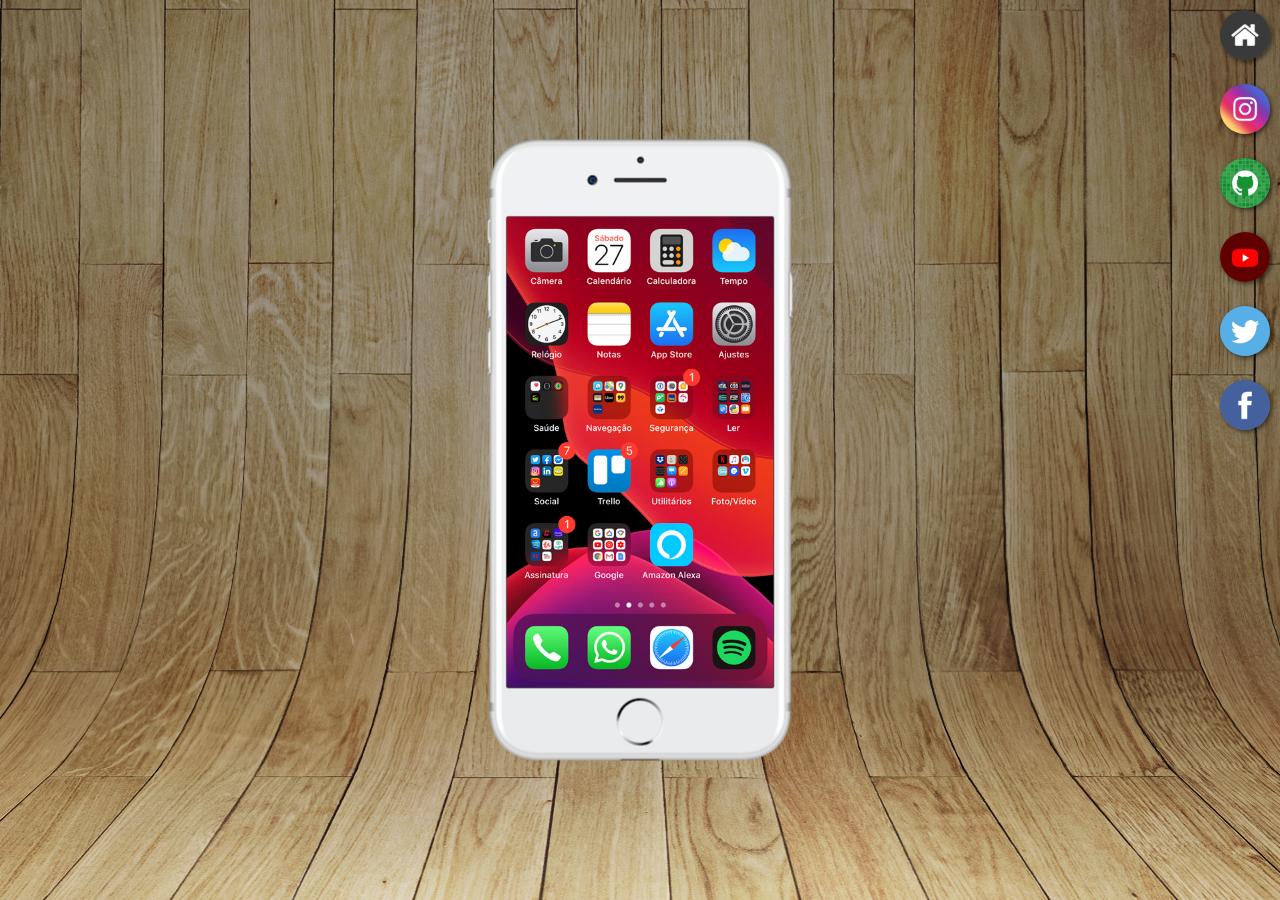
<file: projeto-social/index.html>
<!DOCTYPE html>
<html lang="pt-br">
<head>
    <meta charset="UTF-8">
    <meta name="viewport" content="width=device-width, initial-scale=1.0">
    <title>Projeto de Redes Sociais</title>
    <link rel="shortcut icon" href="favicon.ico" type="image/x-icon">
    <link rel="stylesheet" href="estilos/style.css">
</head>
<body>
    <main>
        <section id="telefone">
            <iframe src="home.html" name="tela" id="tela" frameborder="0"></iframe>
        </section>
        <section id="rs">
            <a href="home.html" target="tela"><img src="imagens/logo-home.jpg" alt=""></a><br>
            <a href="#" target="tela"><img src="imagens/logo-instagram.jpg" alt=""></a><br>
            <a href="github.html" target="tela"><img src="imagens/logo-github.jpg" alt=""></a><br>
            <a href="youtube.html" target="tela"><img src="imagens/logo-youtube.jpg" alt=""></a><br>
            <a href="#" target="tela"><img src="imagens/logo-twitter.jpg" alt=""><br>
            </a>
            <a href="facebook.html" target="tela"><img src="imagens/logo-facebook.jpg" alt=""></a>
        </section>
    </main>
</body>
</html>
</file>
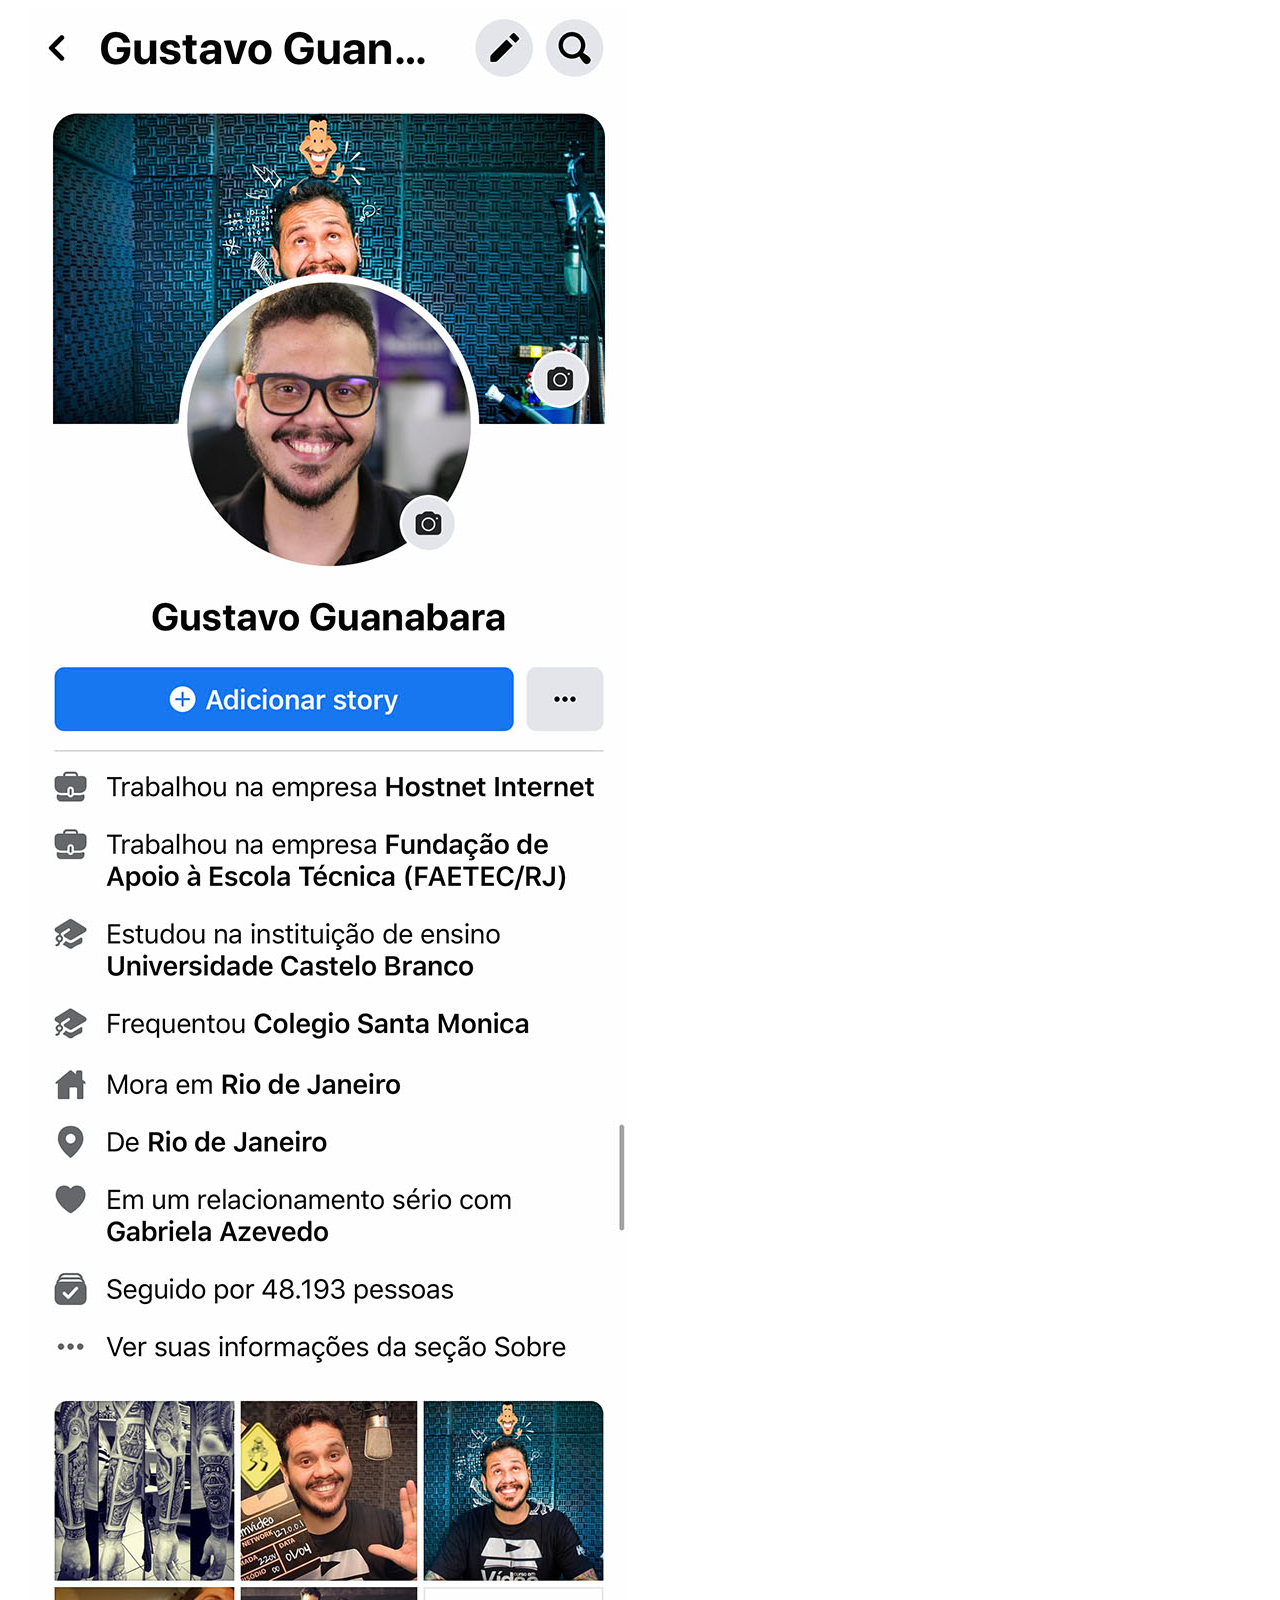
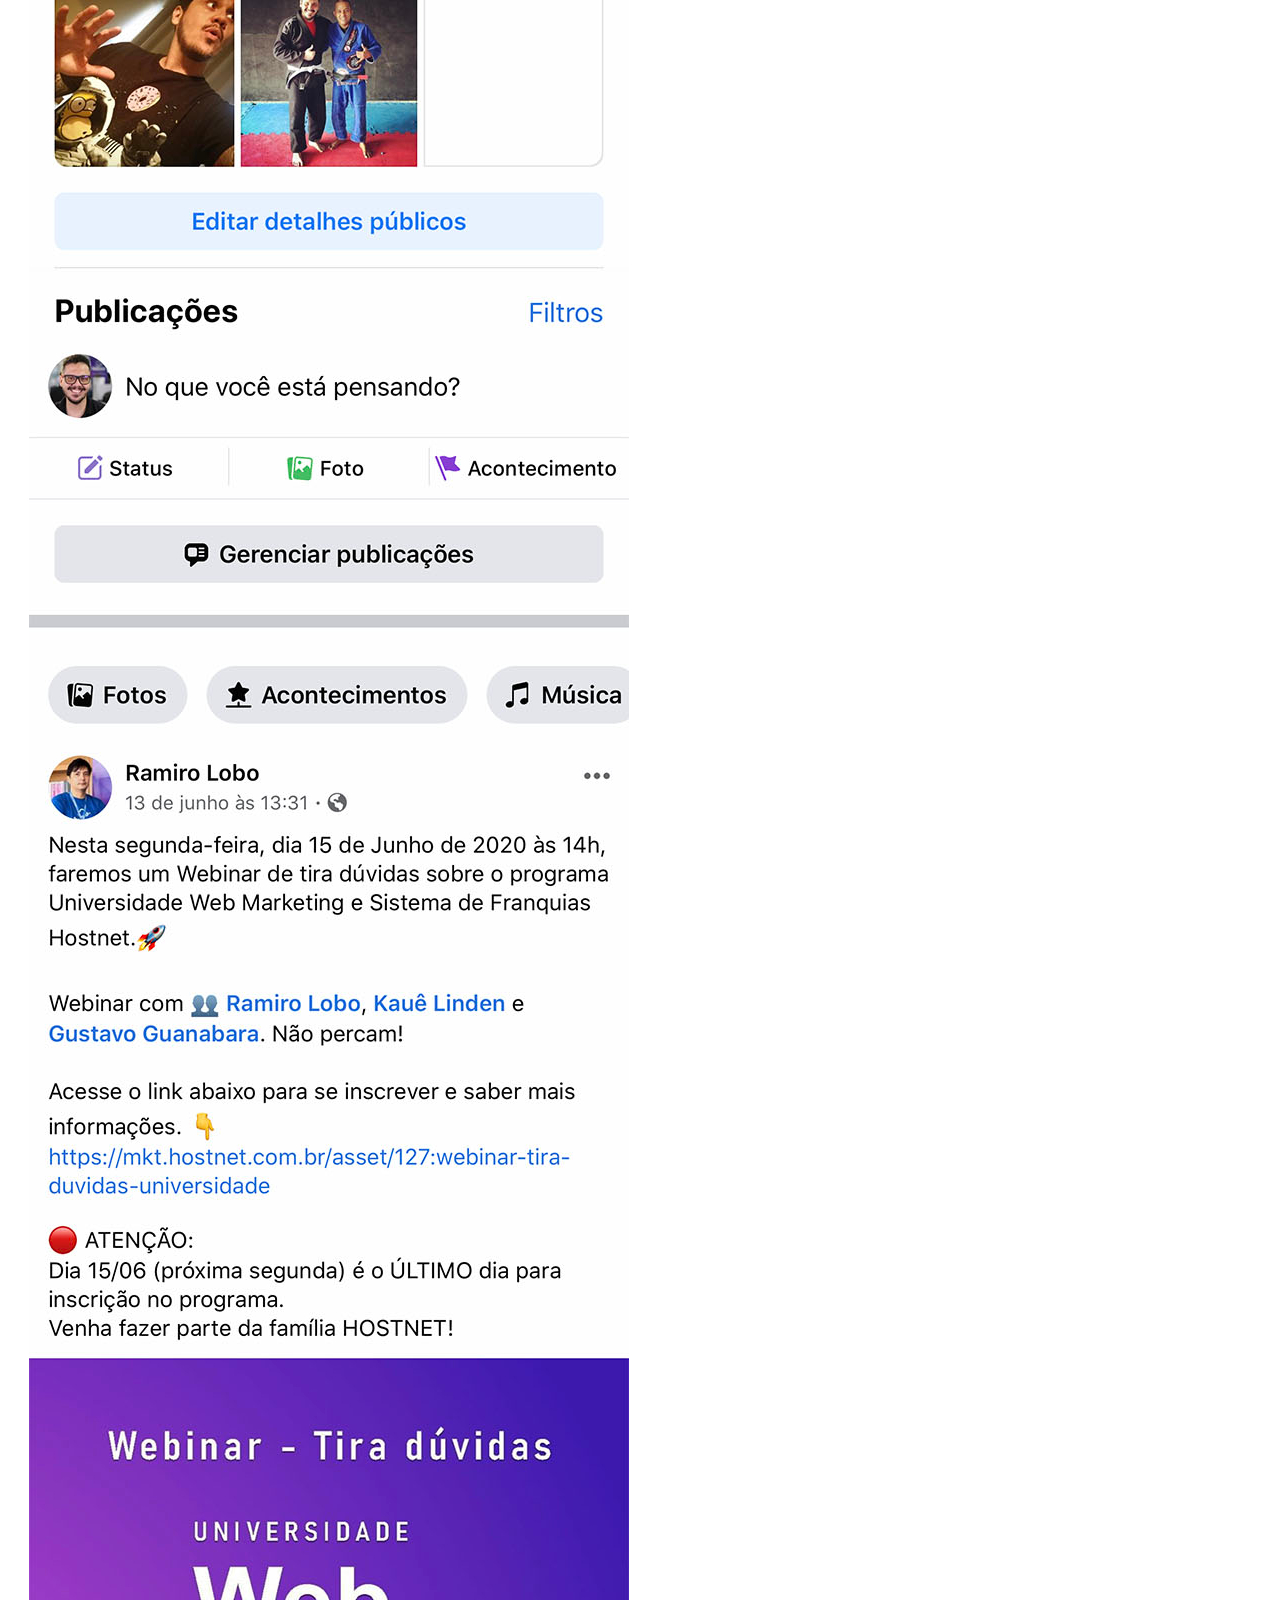
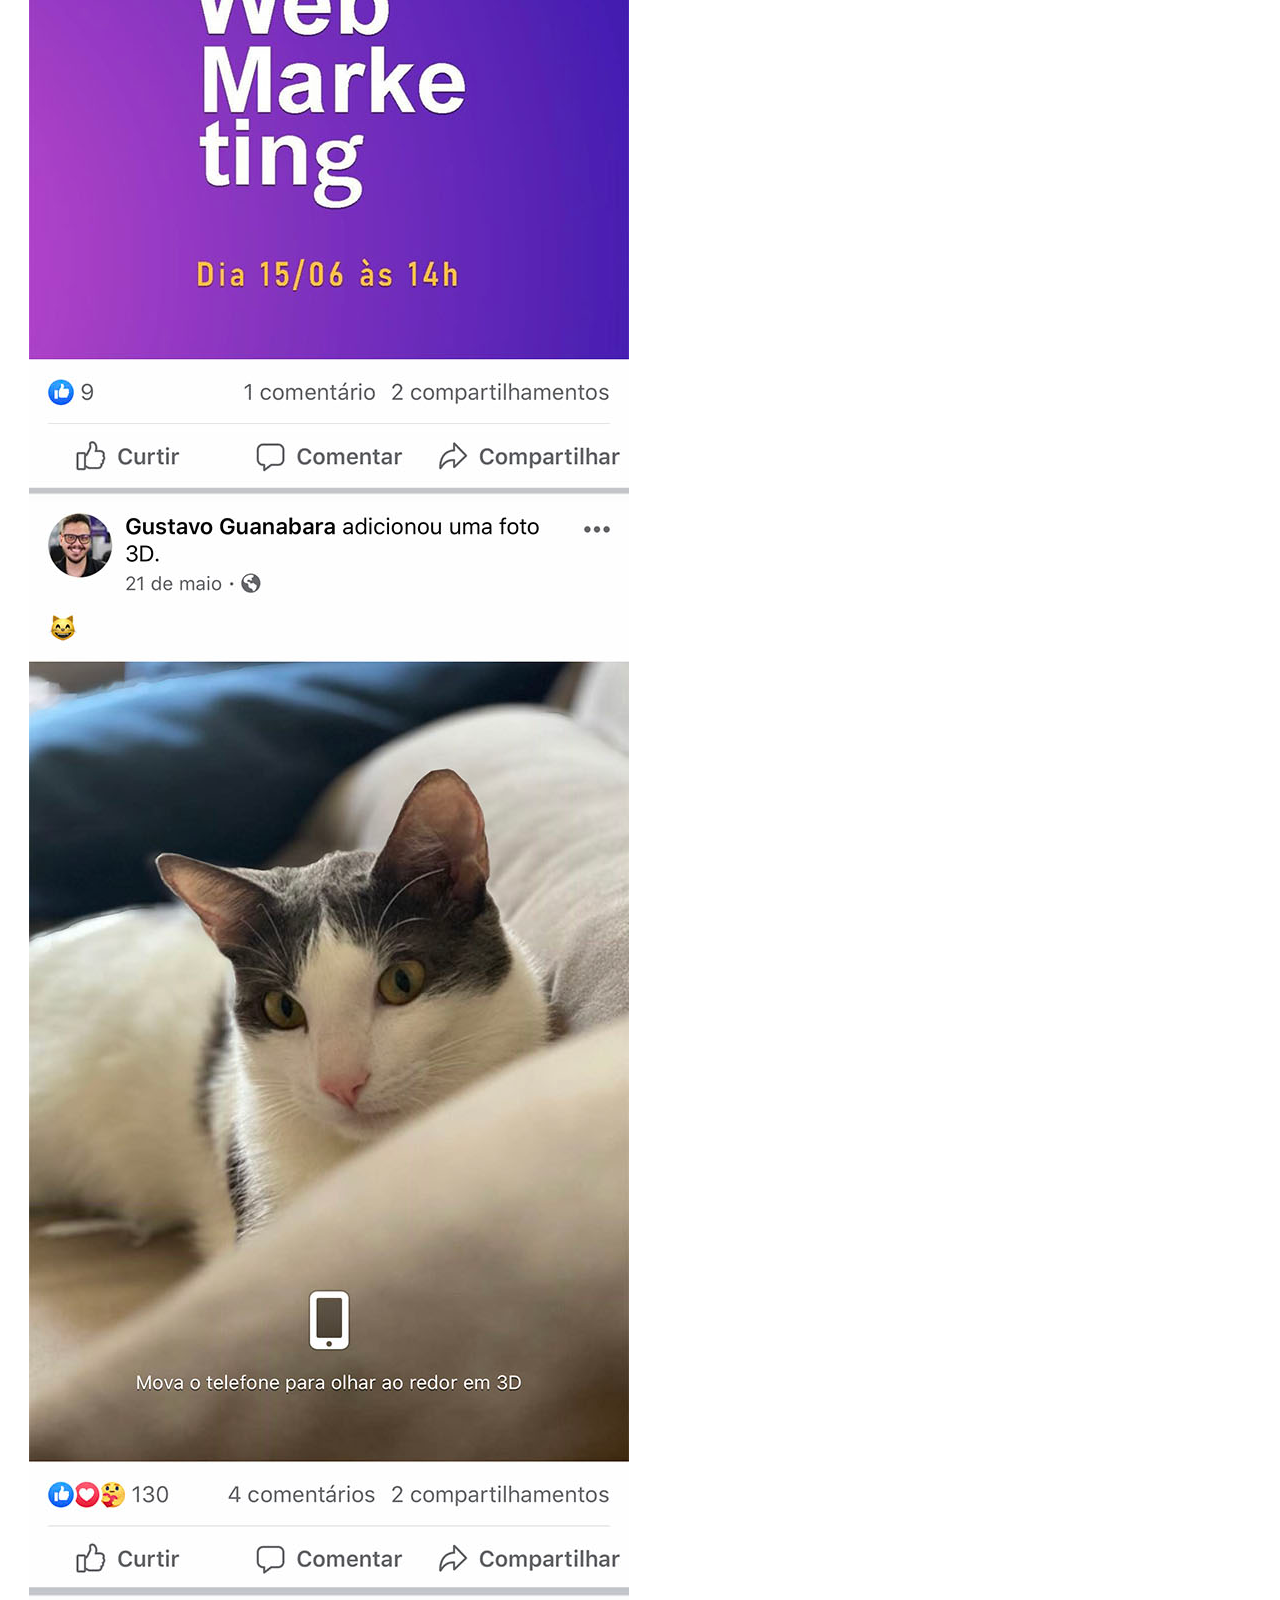
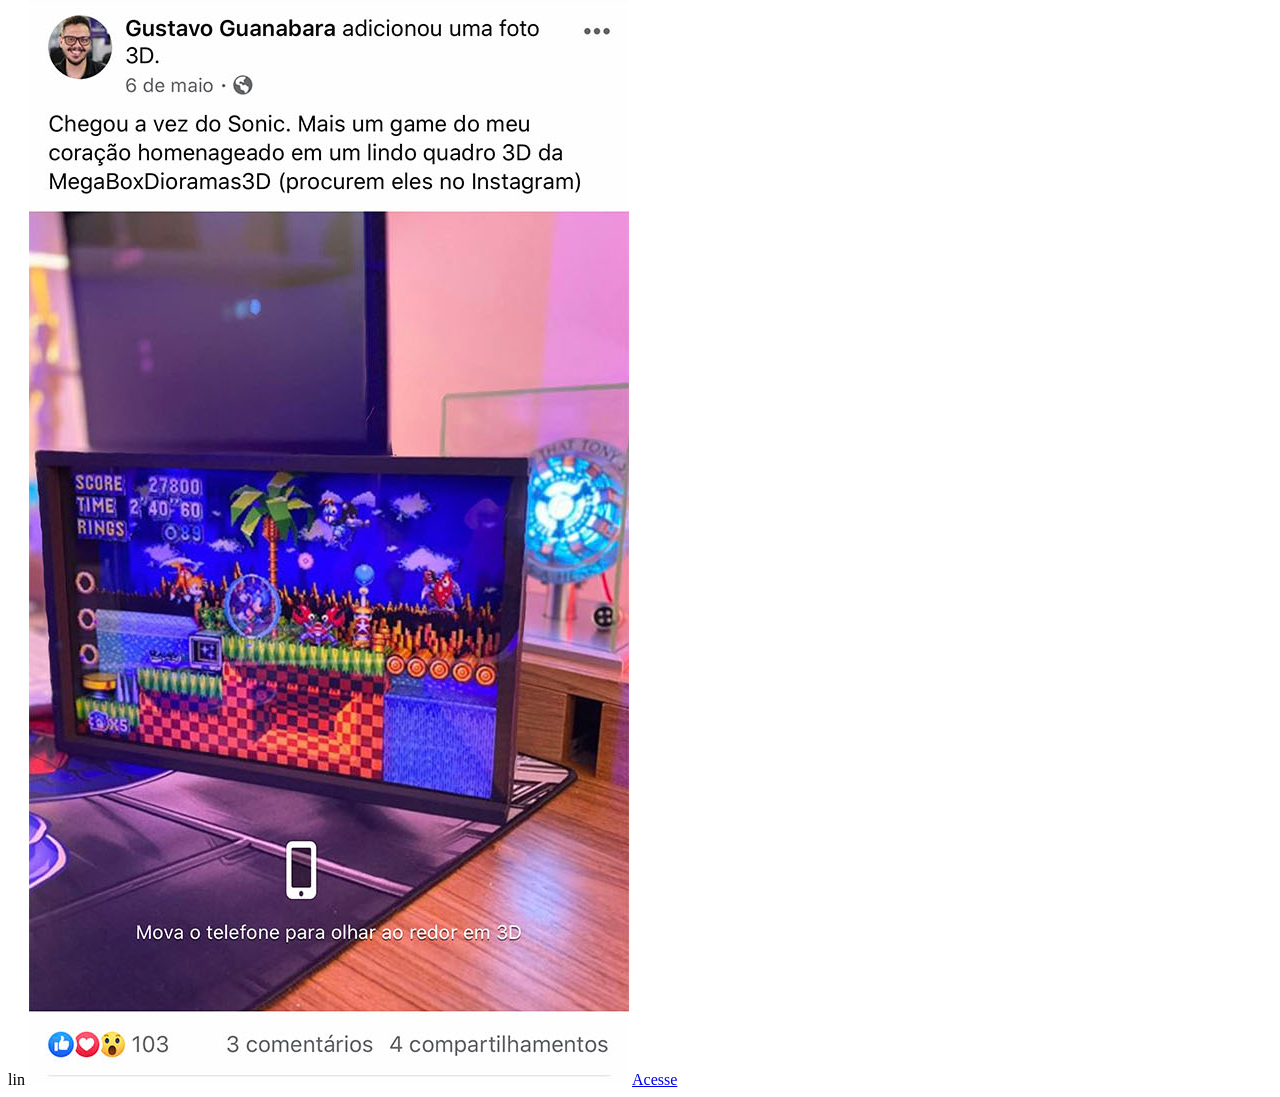
<file: projeto-social/facebook.html>
<!DOCTYPE html>
<html lang="pt-br">
<head>
    <meta charset="UTF-8">
    <meta name="viewport" content="width=device-width, initial-scale=1.0">
    <title>Facebook</title>
    lin
</head>
<body>
    <img src="imagens/tela-facebook.jpg" alt="Facebook">
    <a href="#">Acesse</a>
</body>
</html>
</file>
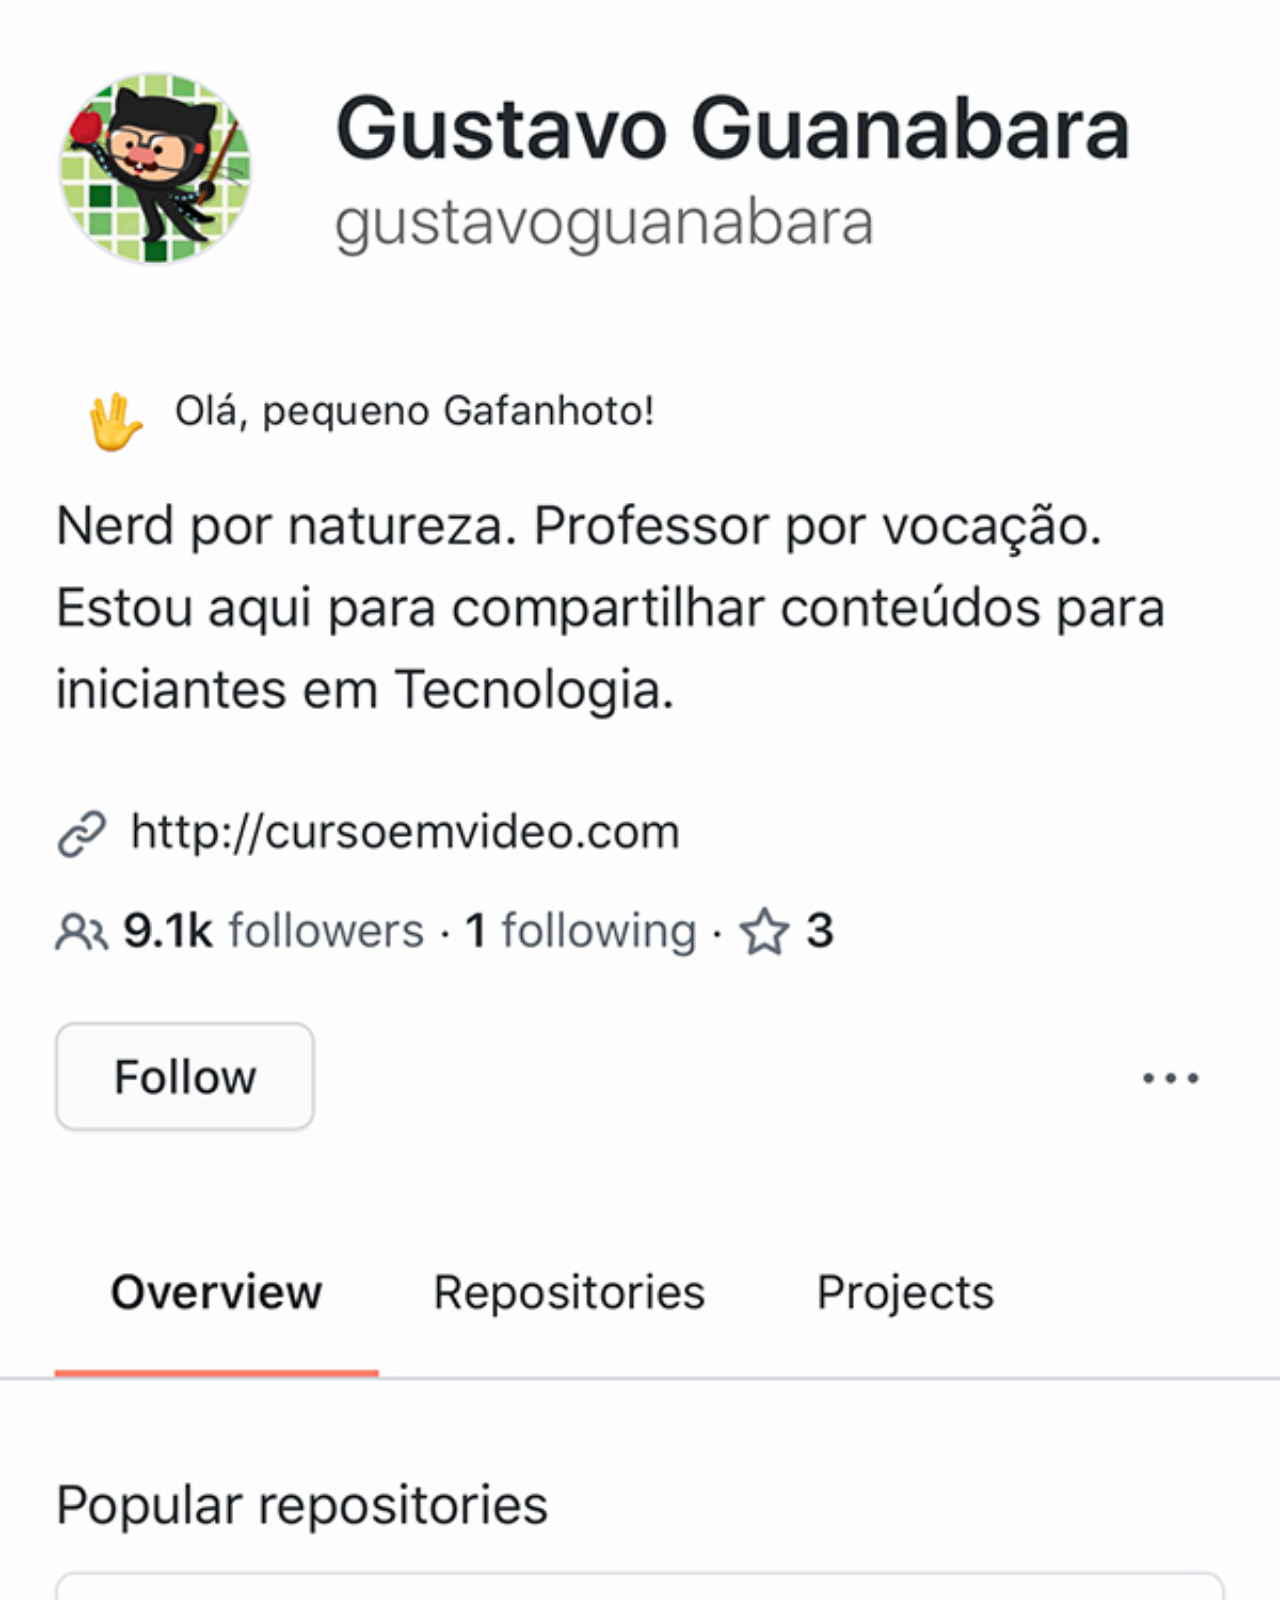
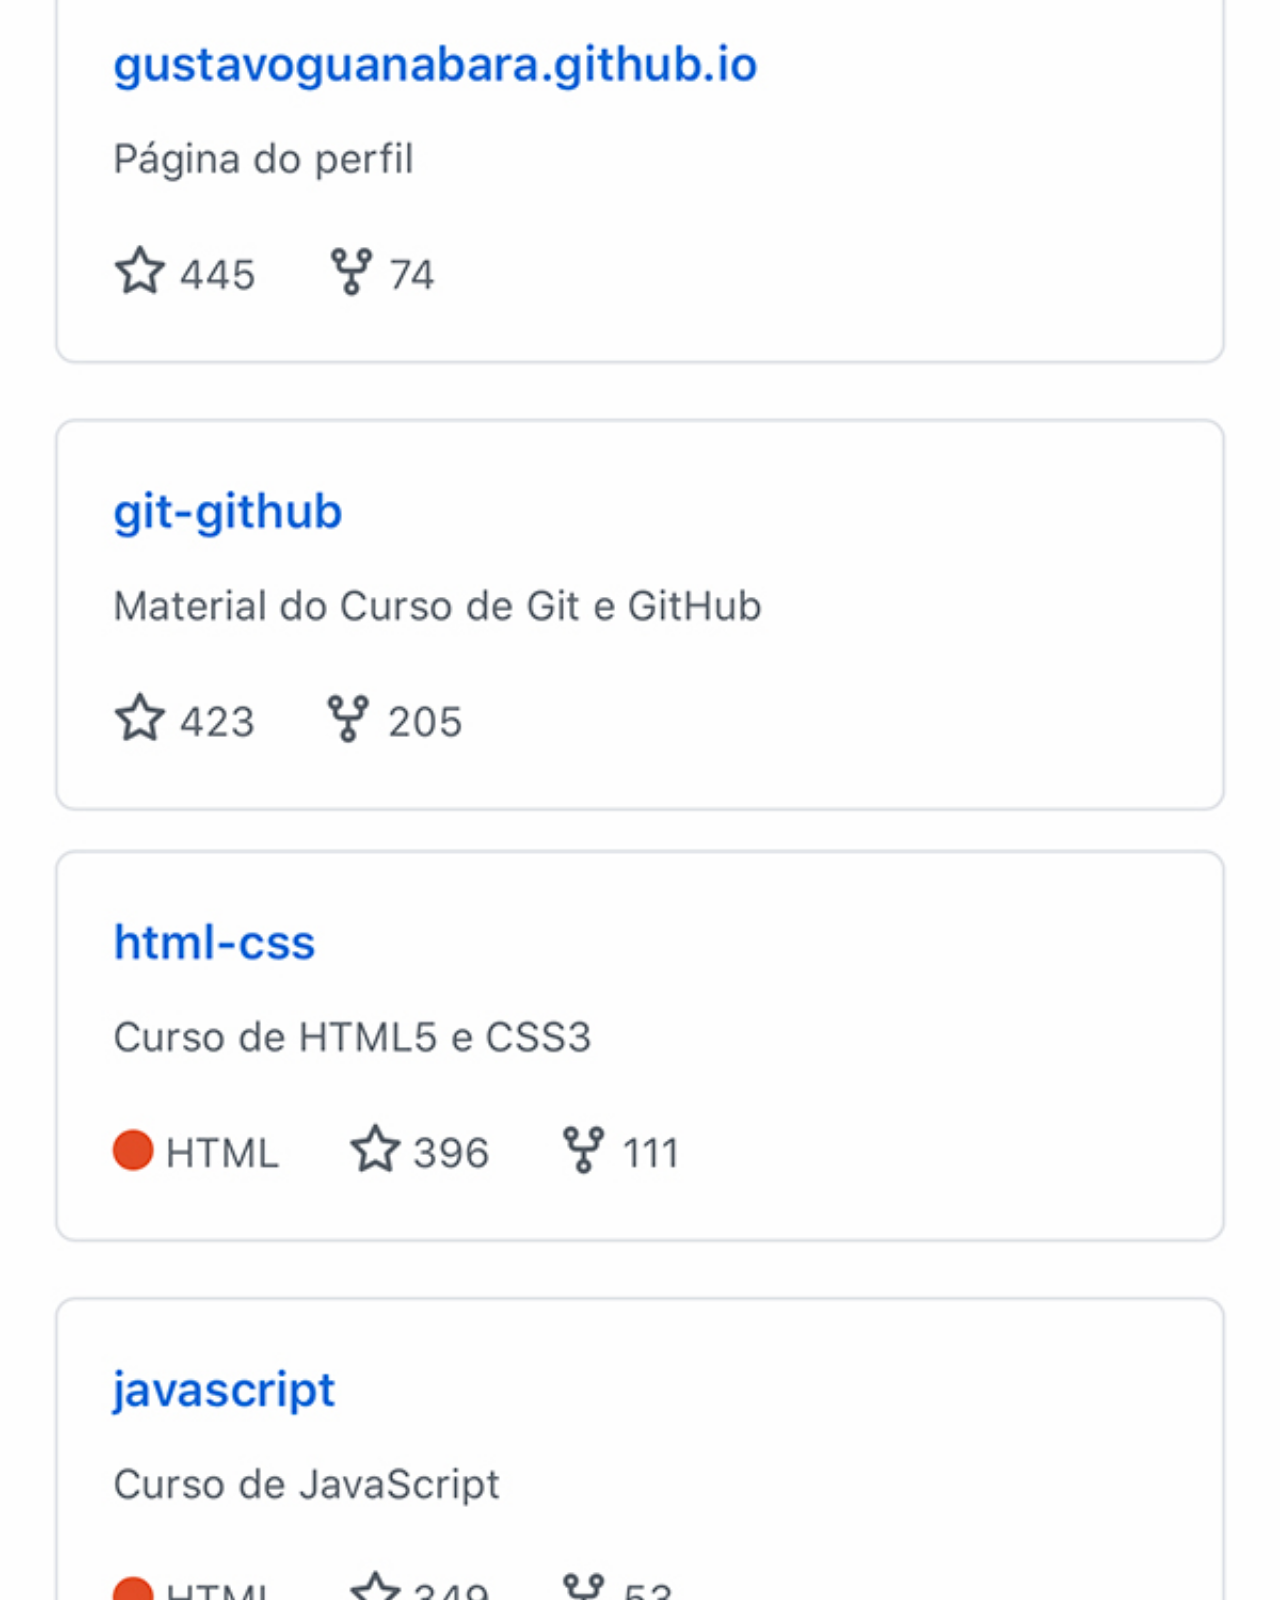
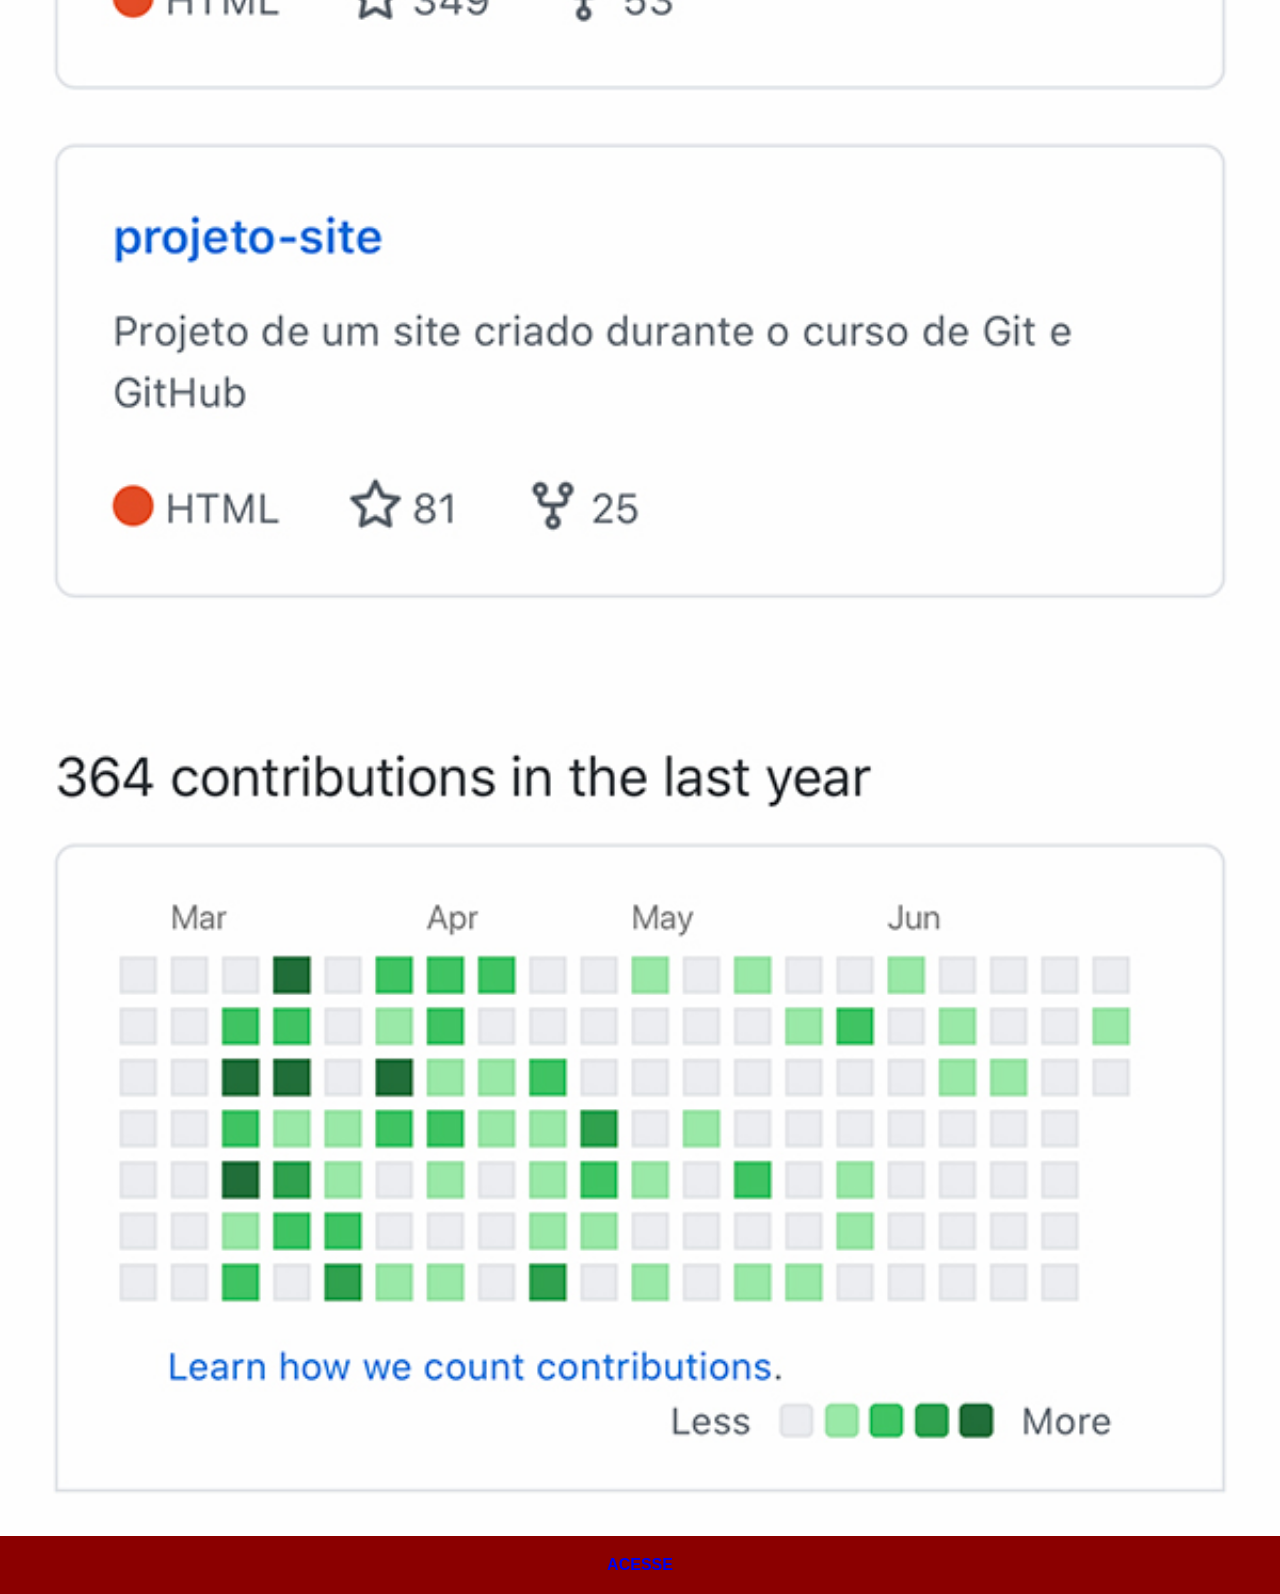
<file: projeto-social/github.html>
<!DOCTYPE html>
<html lang="pt-br">
<head>
    <meta charset="UTF-8">
    <meta name="viewport" content="width=device-width, initial-scale=1.0">
    <title>Github</title>
    <link rel="stylesheet" href="estilos/social.css">
</head>
<body>
    <img src="imagens/tela-github.jpg" alt="Github">
    <a href="https://github.com/gustavoguanabara/" target="_blank">ACESSE</a>
</body>
</html>
</file>
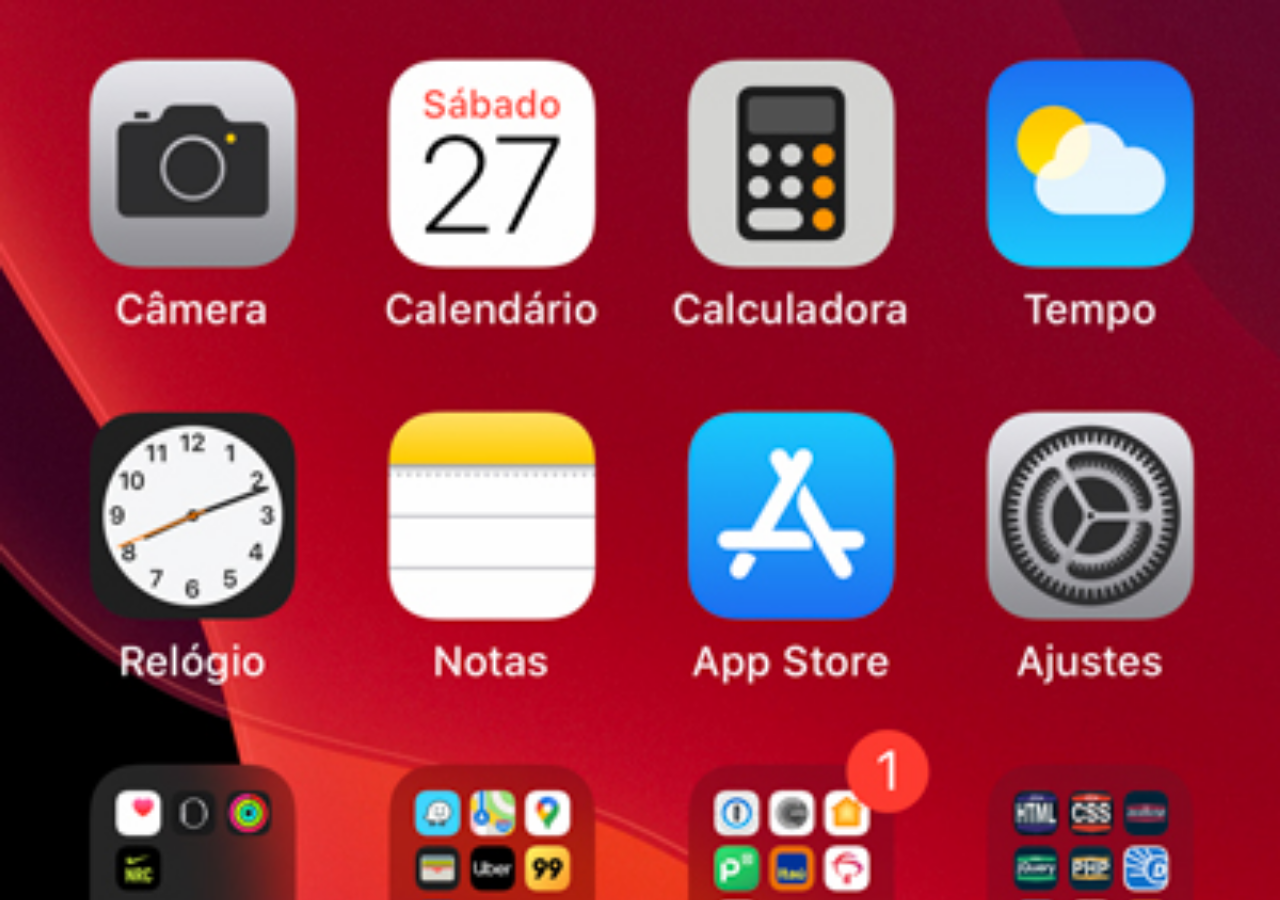
<file: projeto-social/home.html>
<!DOCTYPE html>
<html lang="pt-br">
<head>
    <meta charset="UTF-8">
    <meta name="viewport" content="width=device-width, initial-scale=1.0">
    <title>Home</title>
    <style>
        *{
            margin: 0;
            padding: 0;
        }
        body{
            height: 100vh;
            width: 100vw;            background: url(imagens/tela-home.jpg) no-repeat top center;
            background-size: cover;
        }
    </style>
</head>
<body>
    
</body>
</html>
</file>
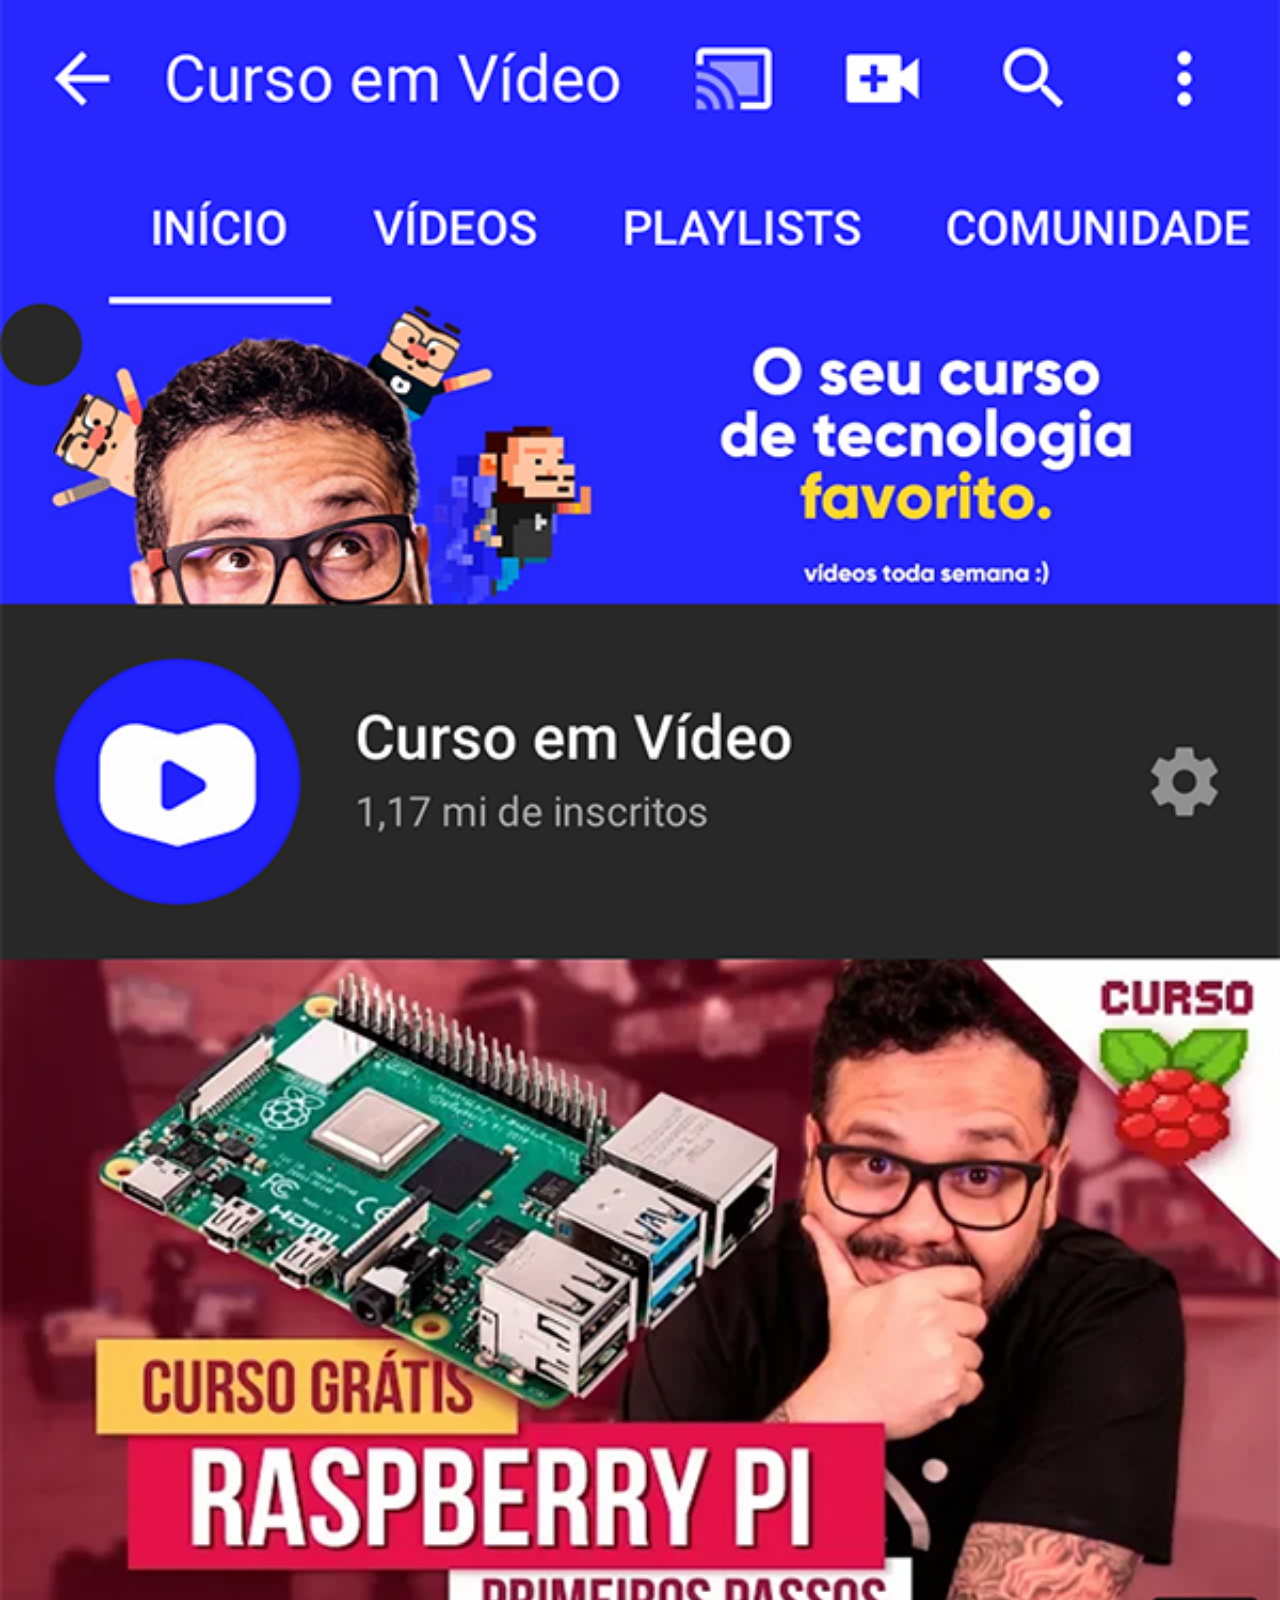
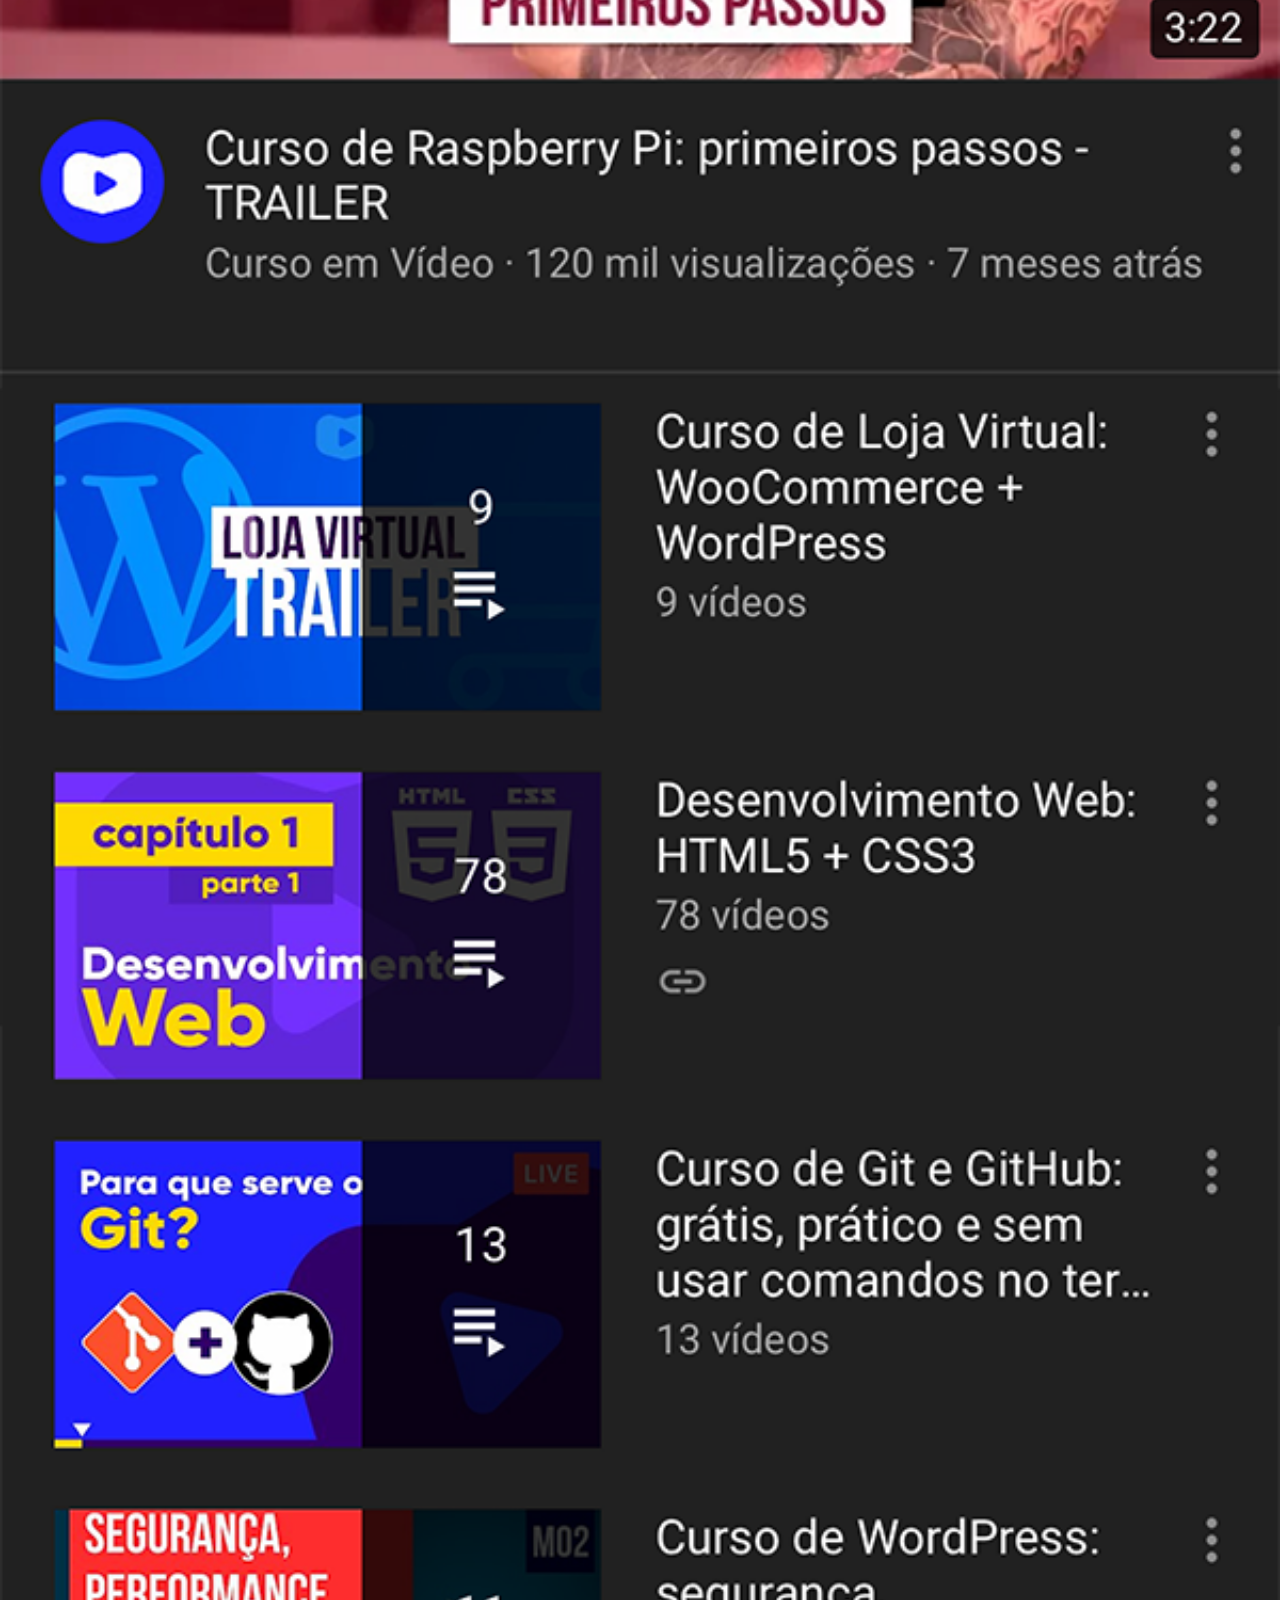
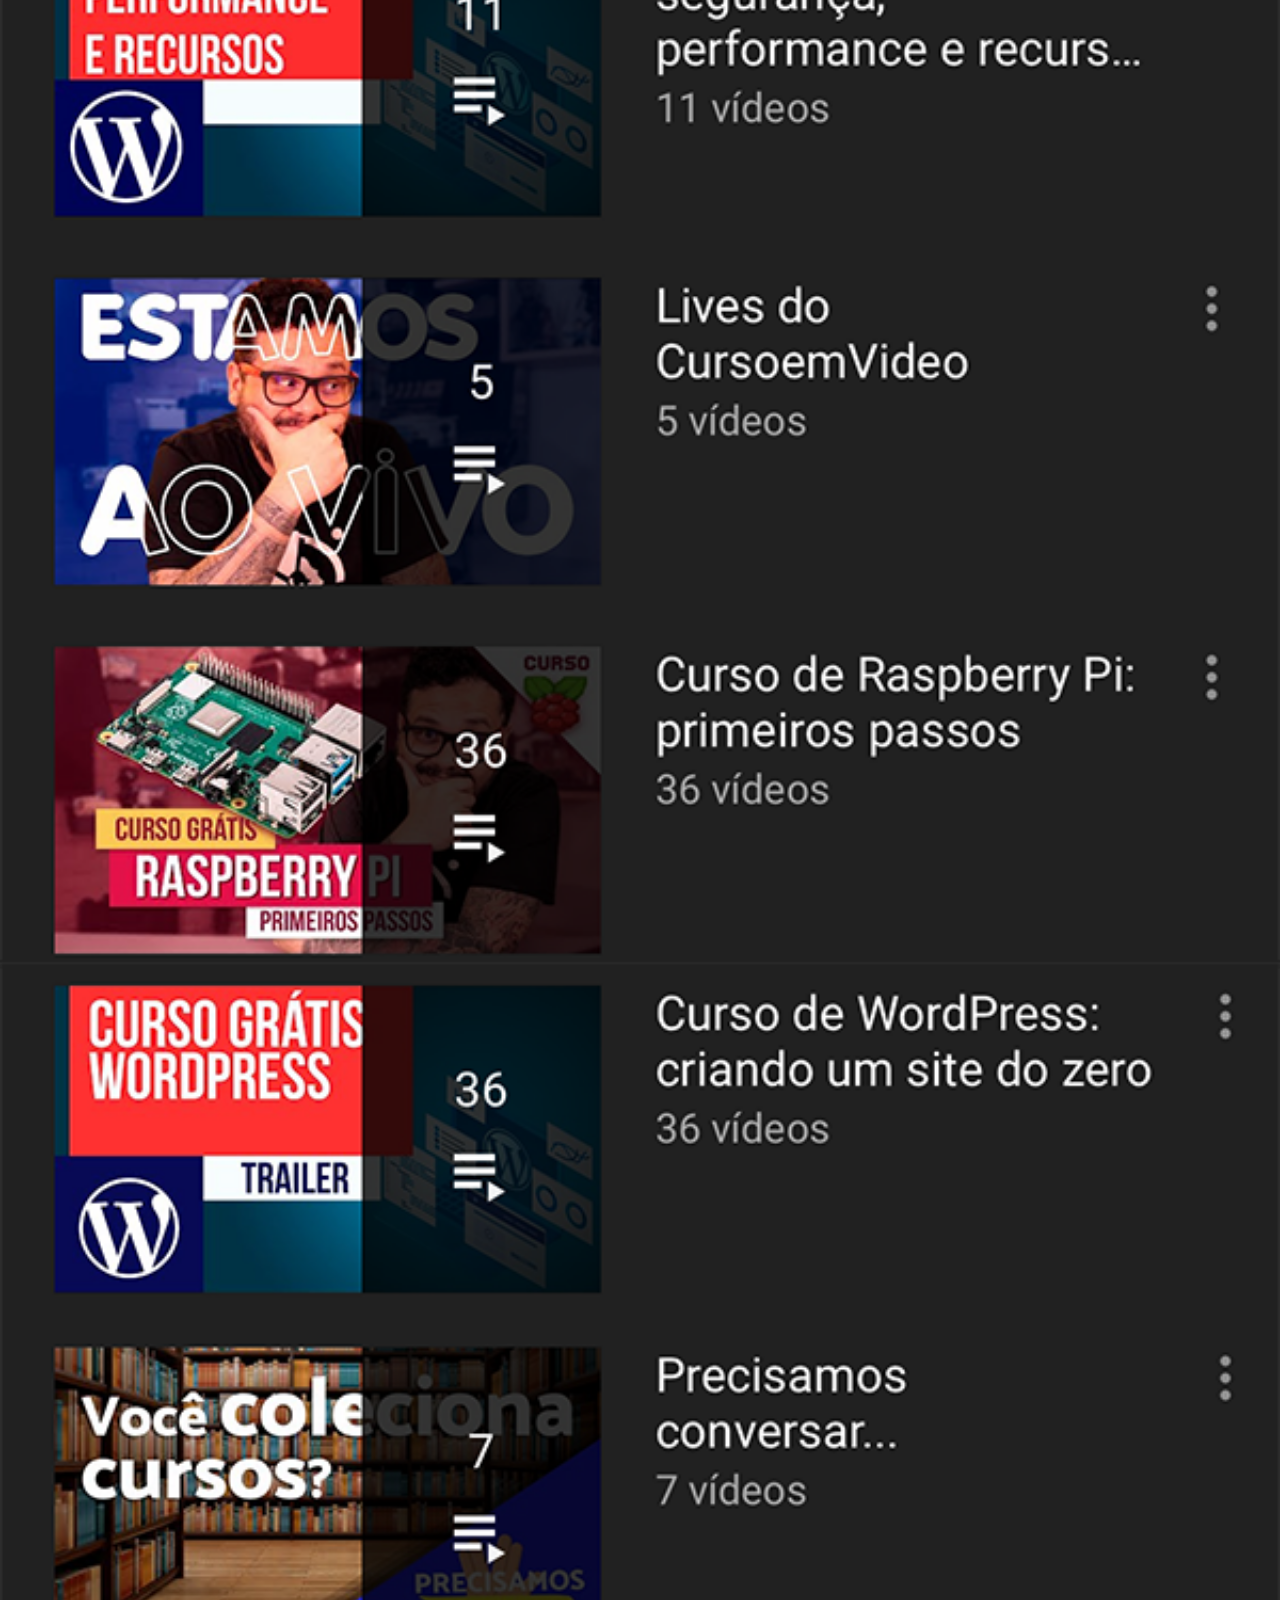
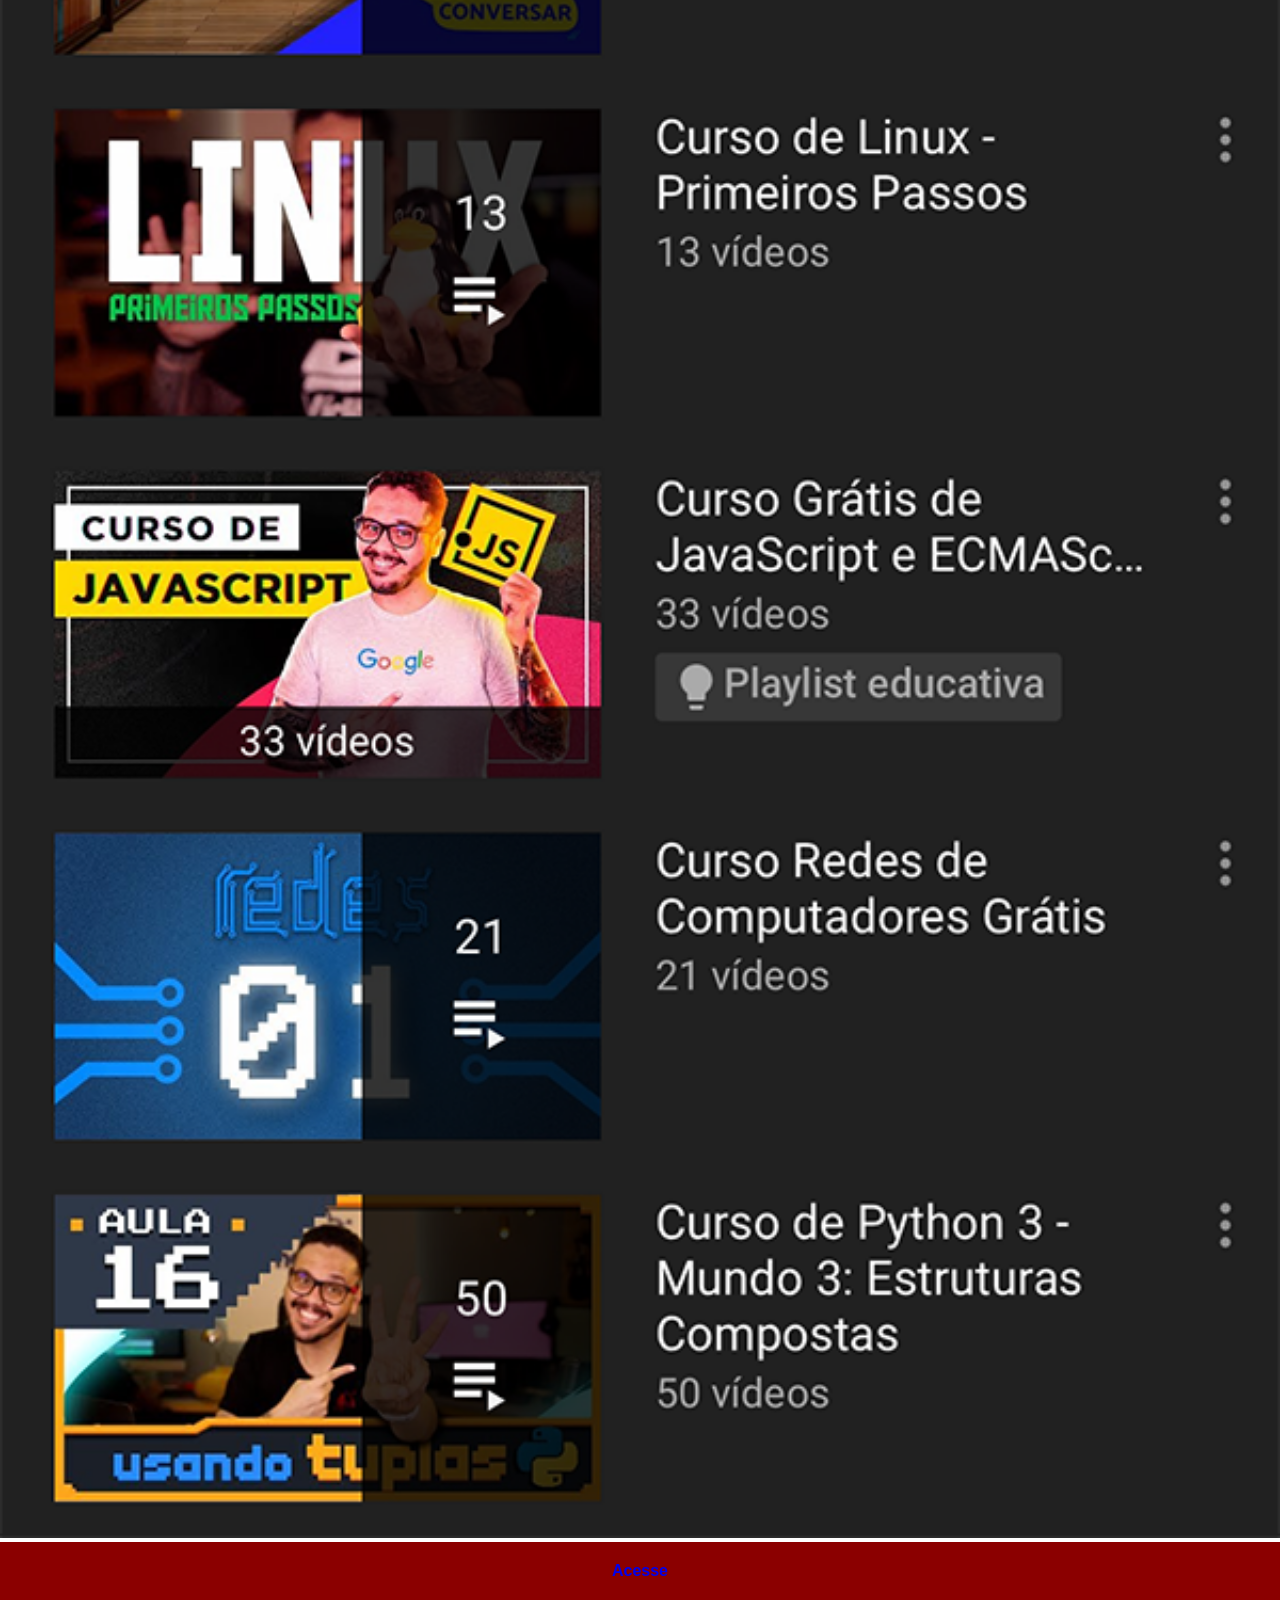
<file: projeto-social/youtube.html>
<!DOCTYPE html>
<html lang="pt-br">
<head>
    <meta charset="UTF-8">
    <meta name="viewport" content="width=device-width, initial-scale=1.0">
    <title>Youtube</title>
    <link rel="stylesheet" href="estilos/social.css">
</head>
<body>
    <img src="imagens/tela-youtube.png" alt="Youtube">
    <a href="https://www.youtube.com/user/cursoemvideo/playlists" target="_blank">Acesse</a>
</body>
</html>
</file>
<file: projeto-social/estilos/style.css>
@charset "UTF-8";

*{
    margin: 0;
    padding: 0;
    font-family: Arial, Helvetica, sans-serif;
}
html, body {
    height:100vh;
    width:100vw;
    background-color: black;
}
body{
    background: url(../imagens/fundo-madeira.jpg) no-repeat center;
    background-attachment: fixed;
}
main{
    position: relative;
    height: 100vh;
}
section#telefone{
    position: absolute;
    top: 50%;
    left: 50%;
    transform: translate(-50%,-50%);
    height: 627px;
    width: 311px;
    background: url(../imagens/frame-iphone.png);
}
iframe#tela{
    position: relative;
    top: 80px;
    left: 22px;
    width: 267px;
    height: 471px;
}
section#rs {
    text-align: right;
}
section#rs img{
    width: 50px;
    margin: 10px;
    border-radius: 50%;
    box-shadow: 2px 2px 5px rgba(0, 0, 0, 0.562);
    box-sizing: border-box;
}
section#rs img:hover{
    border: 2px solid rgba(255, 255, 255, 0.664);
    transform: translate(-3px,-3px);
    box-shadow: 2px 2px 5px rgba(0, 0, 0, 0.562);
    transition: transform 0.8s, border 0.5s;
}
</file>
<file: projeto-social/estilos/social.css>
@charset "UTF-8";
*{
            margin: 0;
            padding: 0;
            font-family: Arial, Helvetica, sans-serif;
        }  
        img{
            width: 100vw;
        }
        ::-webkit-scrollbar{
            width: 0;
            height: 0;
        }
        a{
            display: block;
            background-color: darkred;
            padding: 20px;
            text-align: center;
            font-weight: bolder;
            text-decoration: none;
        }
        a:hover{
            background-color: red;
        }
</file>
